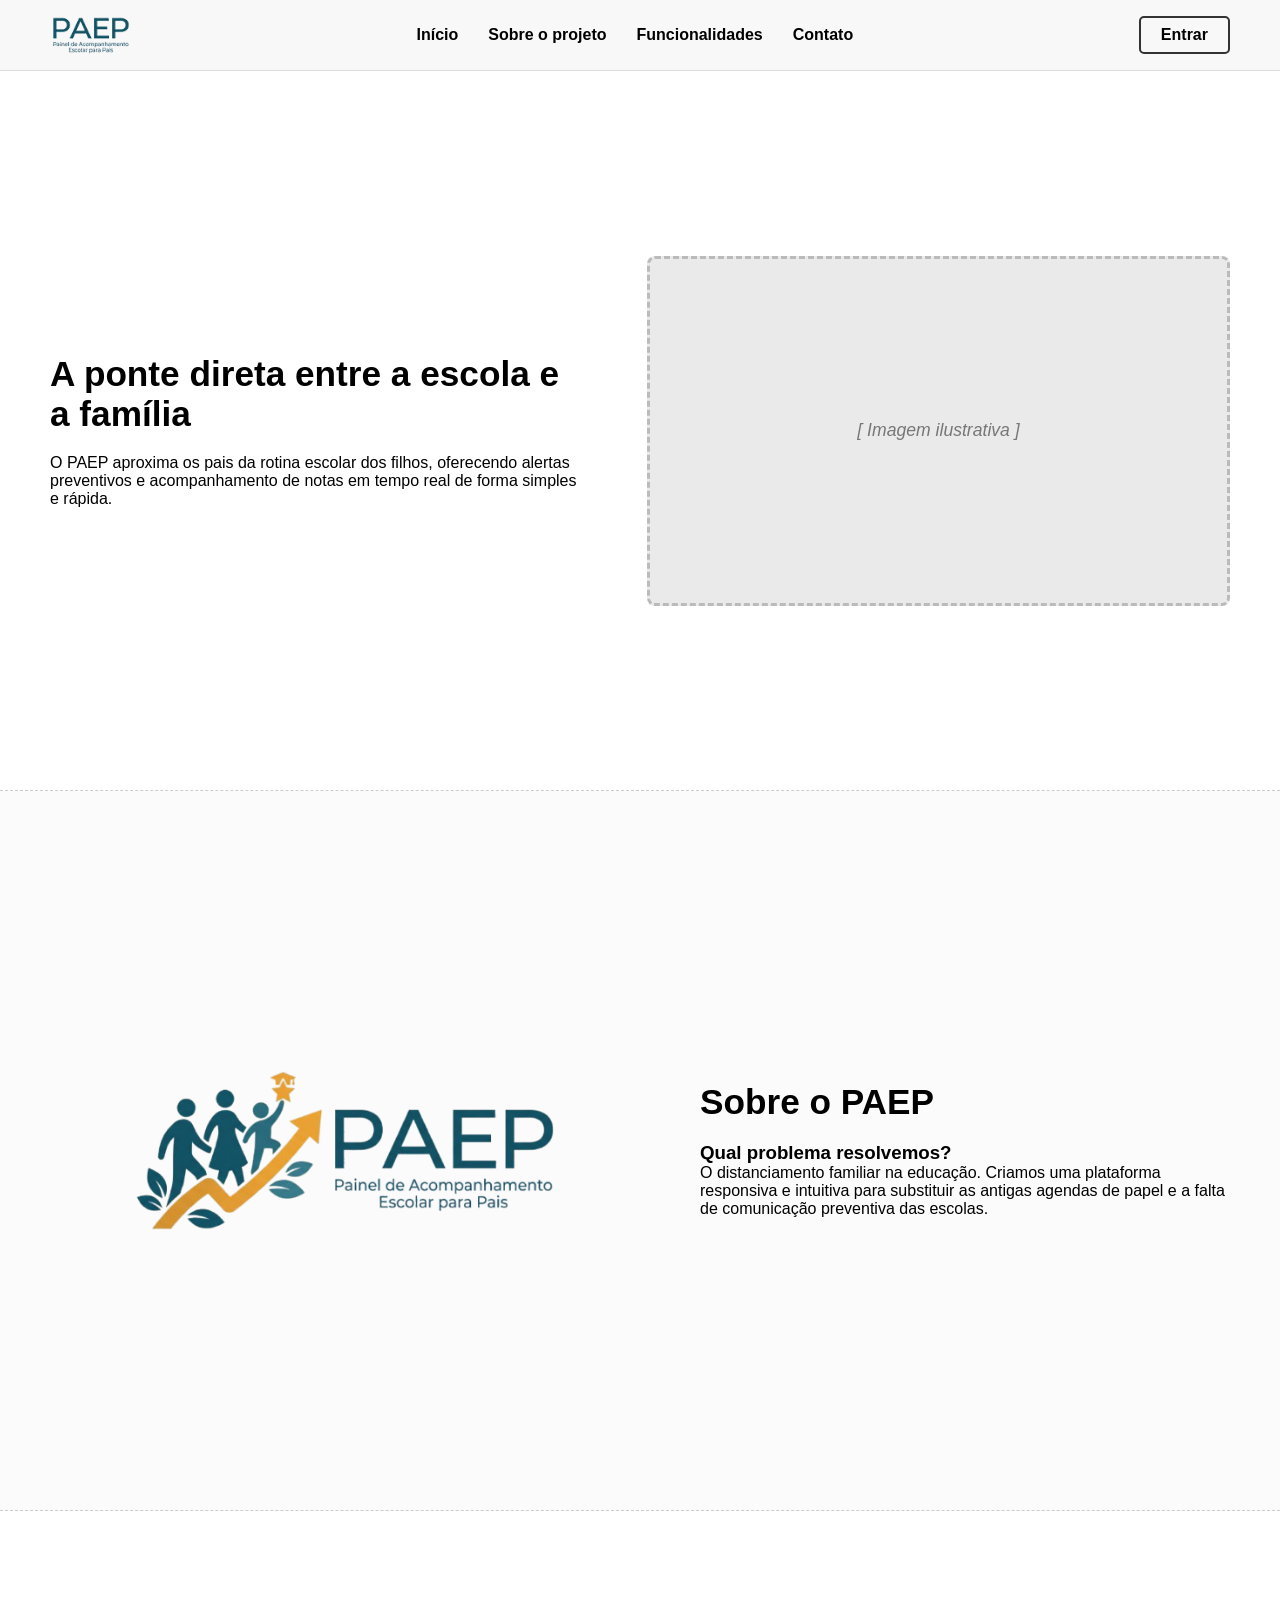
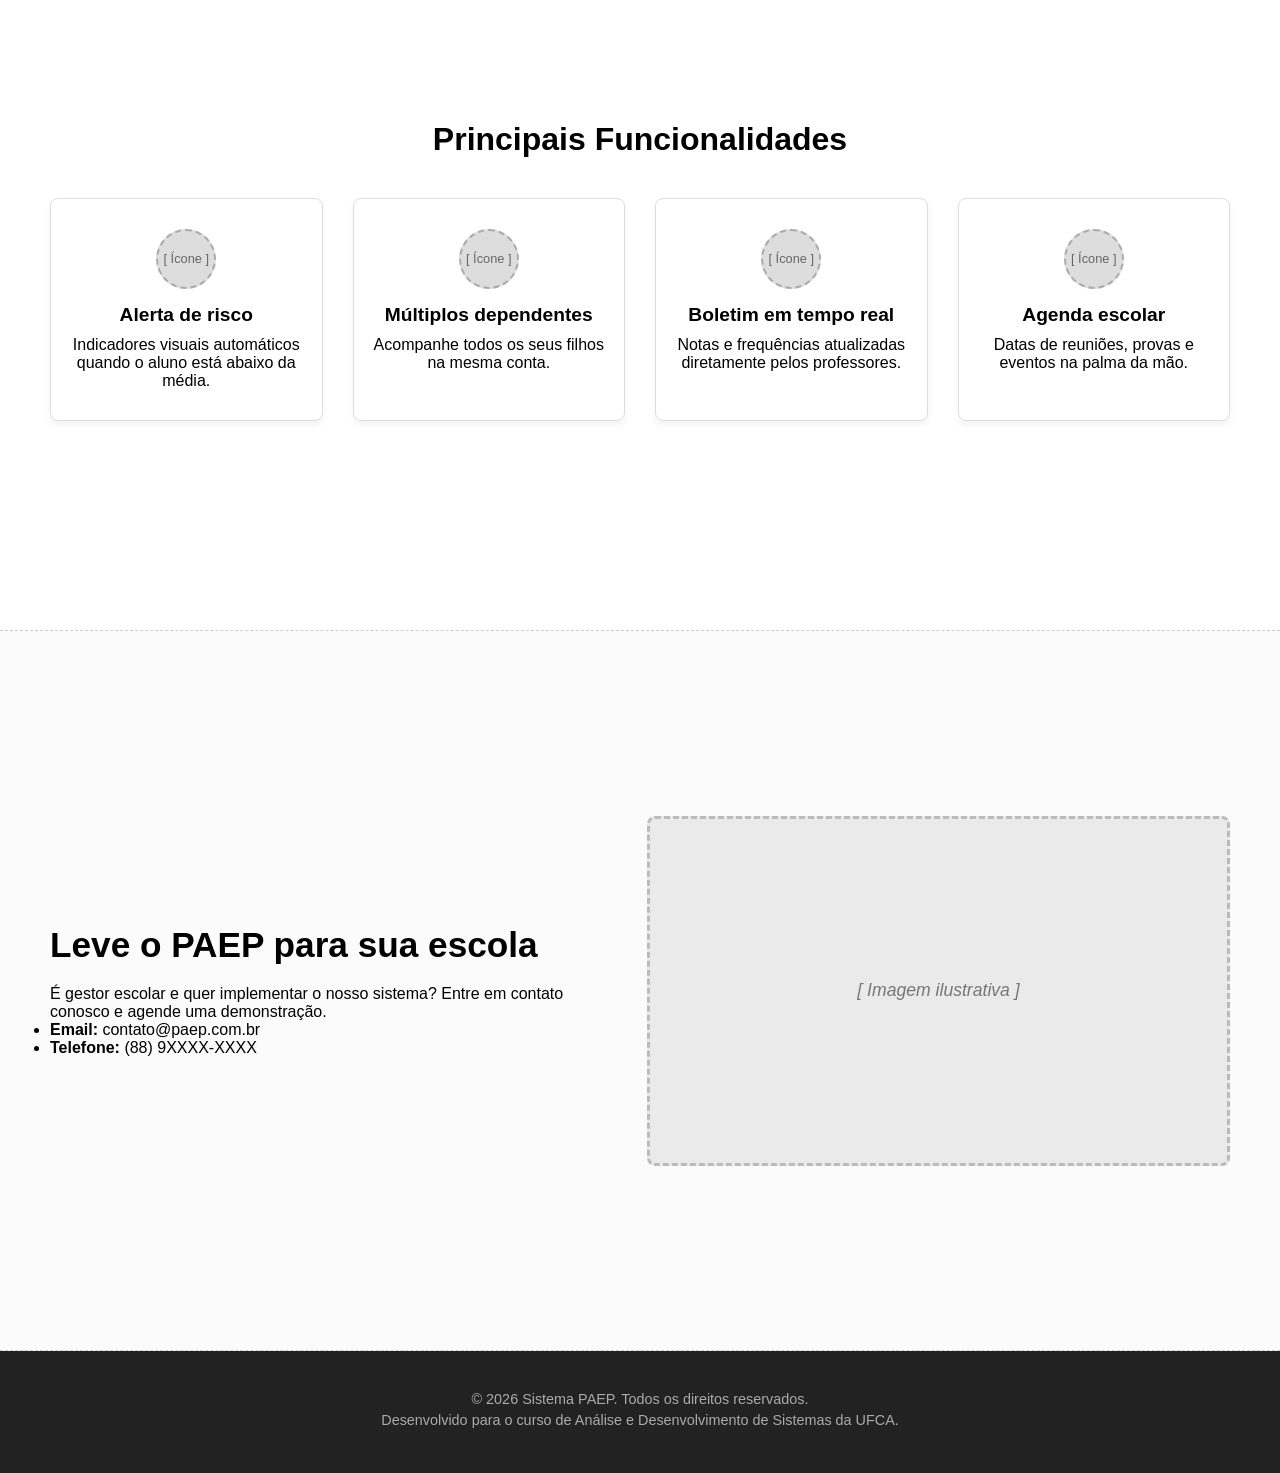
<file: app/view/templates/index.html>
<!DOCTYPE html>
<html lang="pt-br">
<head>
    <meta charset="UTF-8">
    <meta name="viewport" content="width=device-width, initial-scale=1.0">
    <title>PAEP - Painel de Acompanhamento Escolar para Pais</title>
    <link rel="stylesheet" href="../static/css/landing_page.css">
    <link rel="stylesheet" href="../static/css/components/menu.css">
    <link rel="stylesheet" href="../static/css/base.css">
</head>
<body>

    <!-- Cabeçalho Fixo -->
    <header class="cabecalho-index">
        <div class="logo-menu-container">
            <a href="#inicio">
                <img src="../static/imagens/Logo_Menu.png" alt="Logotipo do sistema PAEP" class="logo">
            </a>
        </div>
    
        <nav class="menu-navegacao">
            <ul>
                <li><a href="#inicio">Início</a></li>
                <li><a href="#sobre-projeto">Sobre o projeto</a></li>
                <li><a href="#funcionalidades">Funcionalidades</a></li>
                <li><a href="#contato-index">Contato</a></li>
            </ul>
        </nav>

        <a href="paginas/login.html" class="btn-login">Entrar</a>
    </header>

    <!-- Conteúdo principal -->
    <main class="main-index">
        
        <section id="inicio" class="section-index">
            <div class="layout-lado-a-lado">
                <div class="texto-index">
                    <h2>A ponte direta entre a escola e a família</h2>
                    <p>O PAEP aproxima os pais da rotina escolar dos filhos, oferecendo alertas preventivos e acompanhamento de notas em tempo real de forma simples e rápida.</p>
                </div>

                <div class="imagem-placeholder">
                    [ Imagem ilustrativa ] <!-- Talvez uma imagem de Pais usando o celular sorrindo-->
                </div>
            </div>
        </section>

        <section id="sobre-projeto" class="section-index">
            <div class="layout-lado-a-lado inverte-ordem">
                <div class="imagem-section">
                    <img src="../static/imagens/Logo_Login.png" alt="Logotipo do sistema PAEP">
                </div>
                <div class="texto-index">
                    <h2>Sobre o PAEP</h2>
                    <article>
                        <h3>Qual problema resolvemos?</h3>
                        <p>O distanciamento familiar na educação. Criamos uma plataforma responsiva e intuitiva para substituir as antigas agendas de papel e a falta de comunicação preventiva das escolas.</p>
                    </article>
                </div>
            </div>
        </section>

        <section id="funcionalidades" class="section-index">
            <h2 class="titulo-centralizado">Principais Funcionalidades</h2>
            <div class="grade-funcionalidades">
                <article class="card-funcionalidade">
                    <div class="icone-placeholder">[ Ícone ]</div>
                    <strong>Alerta de risco</strong>
                    <p>Indicadores visuais automáticos quando o aluno está abaixo da média.</p>
                </article>
                <article class="card-funcionalidade">
                    <div class="icone-placeholder">[ Ícone ]</div>
                    <strong>Múltiplos dependentes</strong>
                    <p>Acompanhe todos os seus filhos na mesma conta.</p>
                </article>
                <article class="card-funcionalidade">
                    <div class="icone-placeholder">[ Ícone ]</div>
                    <strong>Boletim em tempo real</strong>
                    <p>Notas e frequências atualizadas diretamente pelos professores.</p>
                </article>
                <article class="card-funcionalidade">
                    <div class="icone-placeholder">[ Ícone ]</div>
                    <strong>Agenda escolar</strong>
                    <p>Datas de reuniões, provas e eventos na palma da mão.</p>
                </article>
            </div>
        </section>

        <section id="contato-index" class="section-index">
            <div class="layout-lado-a-lado">
                <div class="texto-index">
                    <h2>Leve o PAEP para sua escola</h2>
                    <p>É gestor escolar e quer implementar o nosso sistema? Entre em contato conosco e agende uma demonstração.</p>
                    <ul>
                        <li><strong>Email:</strong> contato@paep.com.br</li>
                        <li><strong>Telefone:</strong> (88) 9XXXX-XXXX</li>
                    </ul>
                </div>
                <div class="imagem-placeholder">
                    [ Imagem ilustrativa ] <!-- Talvez uma imagem de um gestor escolar ou de alunos usando o sistema em um computador -->
                </div>
            </div>
        </section>

    </main>

    <!-- Rodapé -->
    <footer>
        <p>&copy; 2026 Sistema PAEP. Todos os direitos reservados.</p>
        <p>Desenvolvido para o curso de Análise e Desenvolvimento de Sistemas da UFCA.</p>
    </footer>

    <!-- Caminho para acessar o JS na pasta static -->
    <script src="../static/js/script.js"></script>
</body>
</html>
</file>
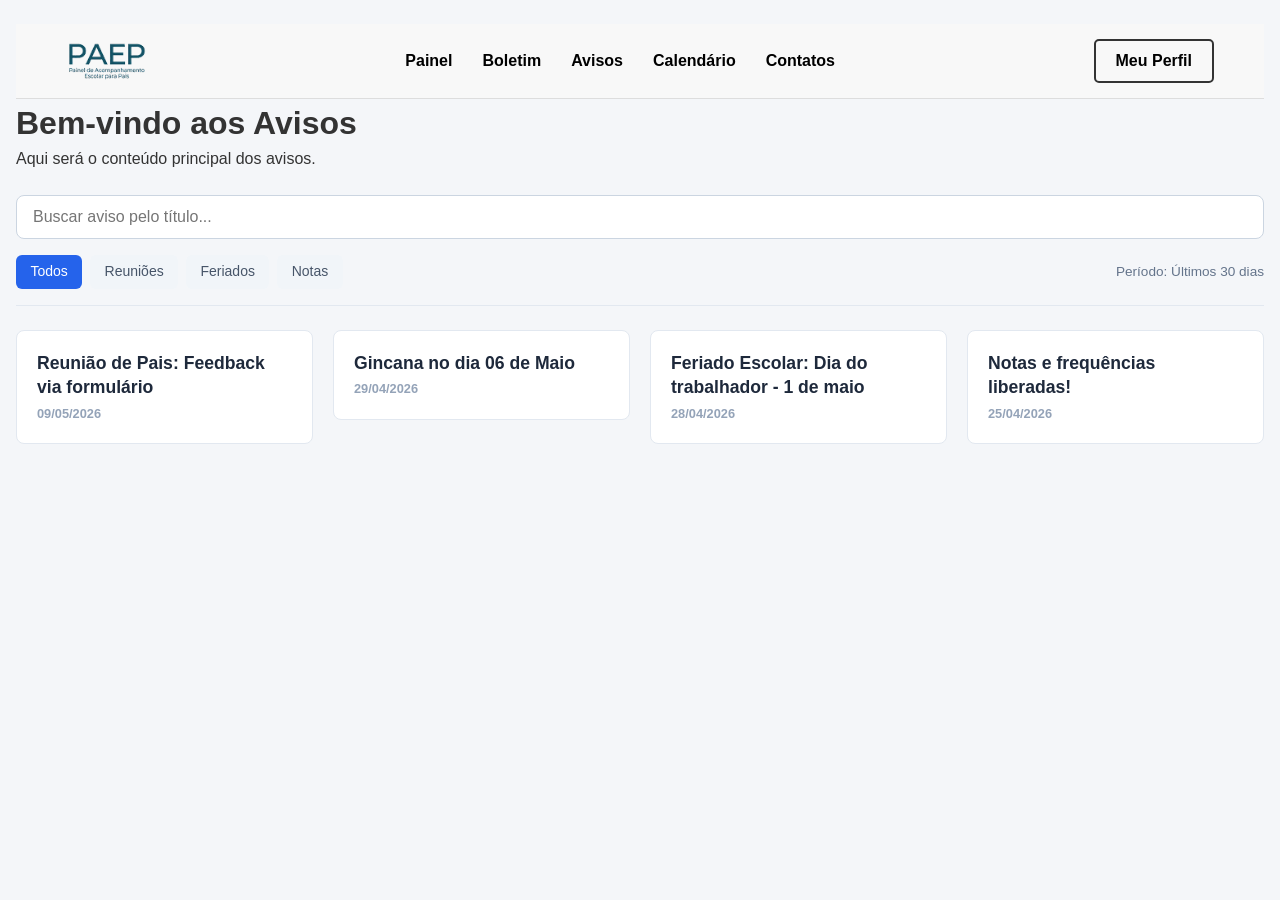
<file: app/view/templates/paginas/avisos.html>
<!DOCTYPE html>
<html lang="pt-br">
<head>
    <meta charset="UTF-8">
    <meta name="viewport" content="width=device-width, initial-scale=1.0">
    <title>Avisos - PAEP</title>
    <link rel="stylesheet" href="../../static/css/base.css">
    <link rel="stylesheet" href="../../static/css/components/menu.css">
    <link rel="stylesheet" href="../../static/css/components/apresentacao_secao.css">
    <link rel="stylesheet" href="../../static/css/paginas/avisos.css">
</head>
<body>

    <!-- Cabeçalho -->
    <header class="cabecalho-index">
        <div class="logo-menu-container">
            <a href="dashboard.html">
                <img src="../../static/imagens/Logo_Menu.png" alt="Logotipo do sistema PAEP" class="logo">
            </a>
        </div>
    
        <nav class="menu-navegacao">
            <ul>
                <li><a href="dashboard.html">Painel</a></li>
                <li><a href="boletim.html">Boletim</a></li>
                <li><a href="avisos.html">Avisos</a></li>
                <li><a href="calendario.html">Calendário</a></li>
                <li><a href="contato.html">Contatos</a></li>
            </ul>
        </nav>

        <a href="perfil.html" class="btn-login">Meu Perfil</a>
        
    </header>
    <main>
        <h1>Bem-vindo aos Avisos</h1>
        <p>Aqui será o conteúdo principal dos avisos.</p>
    </main>
    <div class="busca-container">
      <input type="search" placeholder="Buscar aviso pelo título..." class="campo-busca">
    </div>

    <nav class="filtros-nav">
      <div class="filtros-categorias">
        <span class="filtro-item ativo">Todos</span>
        <span class="filtro-item">Reuniões</span>
        <span class="filtro-item">Feriados</span>
        <span class="filtro-item">Notas</span>
      </div>
      <span class="filtro-periodo">Período: Últimos 30 dias</span>
    </nav>

    <!-- Grid de Avisos Expansíveis -->
    <div class="avisos-grid">

      <article class="aviso-card">
        <details>
          <summary>
            <h2>Reunião de Pais: Feedback via formulário</h2>
            <time datetime="2026-05-09">09/05/2026</time>
          </summary>
          <div class="aviso-conteudo">
            <p>Prezados pais e responsáveis do aluno José Ferreira, solicitamos o preenchimento do formulário enviado ontem.</p>
          </div>
        </details>
      </article>

      <article class="aviso-card">
        <details>
          <summary>
            <h2>Gincana no dia 06 de Maio</h2>
            <time datetime="2026-04-29">29/04/2026</time>
          </summary>
          <div class="aviso-conteudo">
            <p>Prezados pais e responsáveis do aluno José Ferreira, informamos que amanhã terá início nossa gincana escolar 2026.</p>
          </div>
        </details>
      </article>

      <article class="aviso-card">
        <details>
          <summary>
            <h2>Feriado Escolar: Dia do trabalhador - 1 de maio</h2>
            <time datetime="2026-04-28">28/04/2026</time>
          </summary>
          <div class="aviso-conteudo">
            <p>Prezados pais e responsáveis do aluno José Ferreira, informamos que dia 1 de maio não haverá atividades na escola, devido ao feriado nacional.</p>
          </div>
        </details>
      </article>

      <article class="aviso-card">
        <details>
          <summary>
            <h2>Notas e frequências liberadas!</h2>
            <time datetime="2026-04-25">25/04/2026</time>
          </summary>
          <div class="aviso-conteudo">
            <p>Prezados pais e responsáveis do aluno José Ferreira, informamos que as notas e frequências de seu filho já estão disponíveis para consulta no portal.</p>
          </div>
        </details>
      </article>

    </div>

  </section>
</body>
</html>
</file>
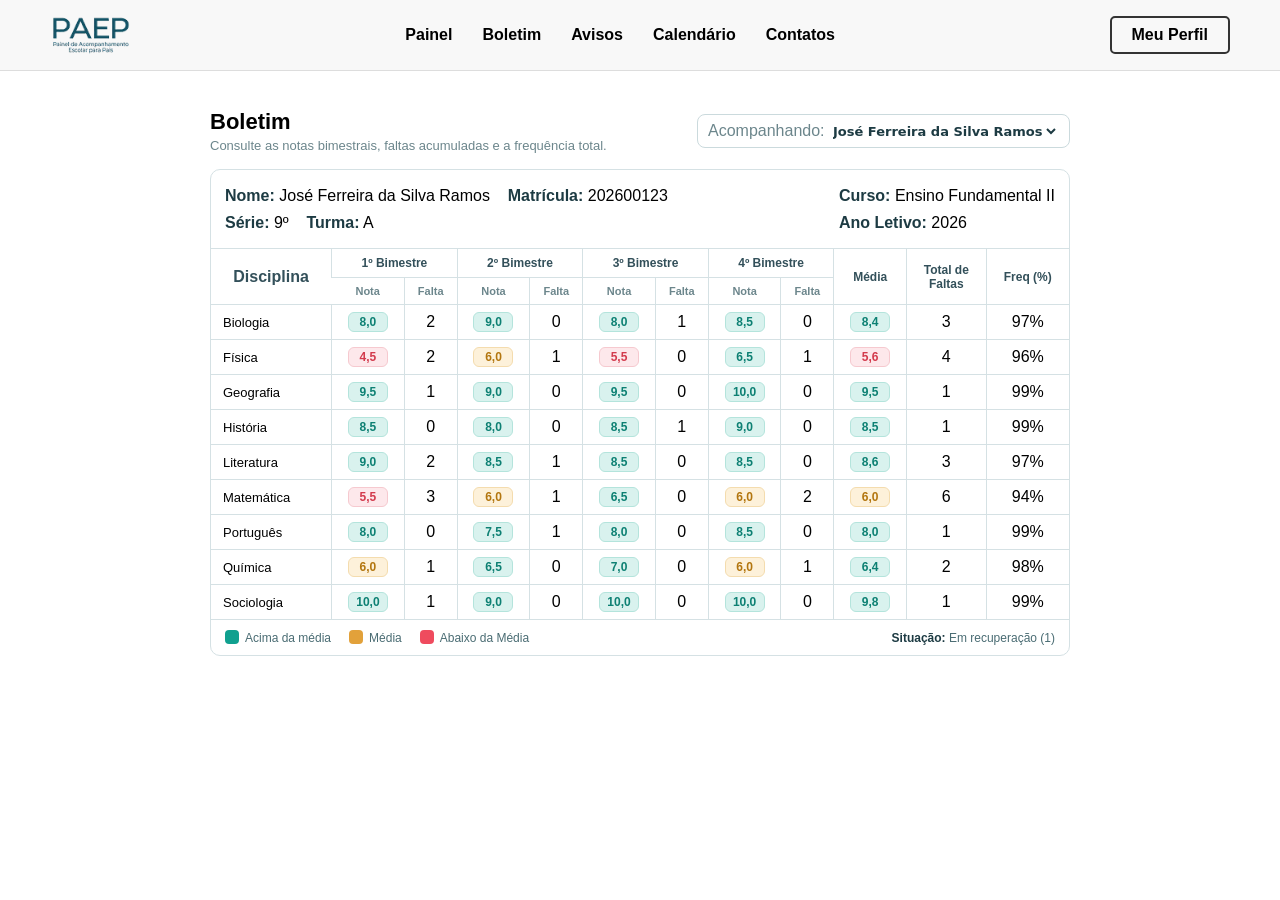
<file: app/view/templates/paginas/boletim.html>
<!DOCTYPE html>
<html lang="pt-br">
<head>
    <meta charset="UTF-8">
    <meta name="viewport" content="width=device-width, initial-scale=1.0">
    <title>Boletim - PAEP</title>
    <link rel="stylesheet" href="../../static/css/base.css">
    <link rel="stylesheet" href="../../static/css/components/menu.css">
    <link rel="stylesheet" href="../../static/css/components/apresentacao_secao.css">
    <link rel="stylesheet" href="../../static/css/paginas/boletim.css">
</head>
<body>

    <!-- Cabeçalho -->
    <header class="cabecalho-index">
        <div class="logo-menu-container">
            <a href="dashboard.html">
                <img src="../../static/imagens/Logo_Menu.png" alt="Logotipo do sistema PAEP" class="logo">
            </a>
        </div>
    
        <nav class="menu-navegacao">
            <ul>
                <li><a href="dashboard.html">Painel</a></li>
                <li><a href="boletim.html">Boletim</a></li>
                <li><a href="avisos.html">Avisos</a></li>
                <li><a href="calendario.html">Calendário</a></li>
                <li><a href="contato.html">Contatos</a></li>
            </ul>
        </nav>

        <a href="perfil.html" class="btn-login">Meu Perfil</a>
        
    </header>
    <main>
        <div class="boletim-card">
            <div class="boletim-card__topo">
                <div class="boletim-card__intro">
                    <h1 class="boletim-card__titulo">Boletim</h1>
                    <p class="boletim-card__descricao">Consulte as notas bimestrais, faltas acumuladas e a frequência total.</p>
                </div>

                <div class="seletor-aluno">
                    Acompanhando:
                    <select class="seletor-aluno__campo" id="js-seletor-aluno"></select>
                </div>
            </div>

            <div id="js-boletim-conteudo">
                <div class="mensagem">Carregando…</div>
            </div>
        </div>

        <script src="../../static/js/boletim.js"></script>
    </main>

</body>
</html>
</file>
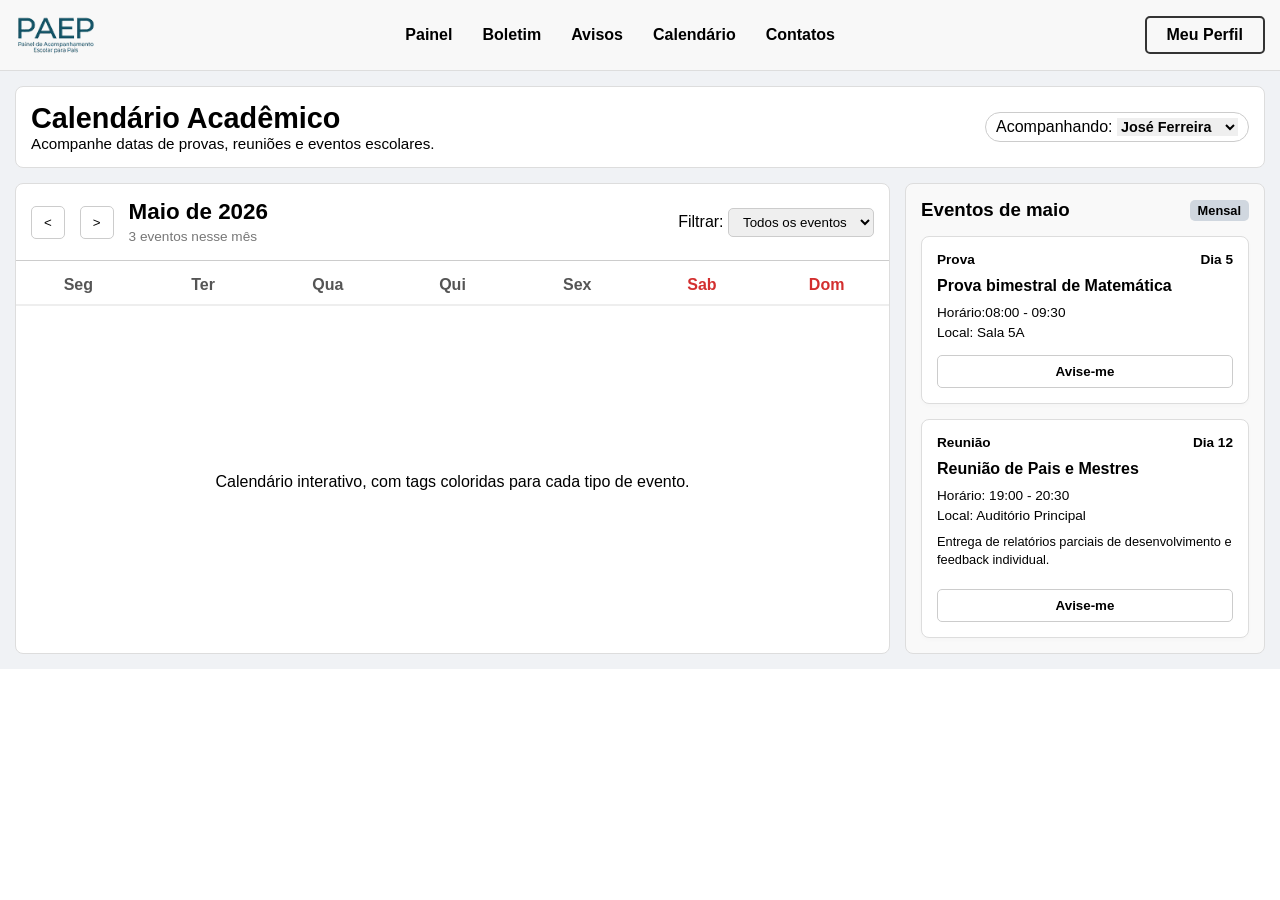
<file: app/view/templates/paginas/calendario.html>
<!DOCTYPE html>
<html lang="pt-br">
<head>
    <meta charset="UTF-8">
    <meta name="viewport" content="width=device-width, initial-scale=1.0">
    <title>Calendário - PAEP</title>
    <link rel="stylesheet" href="../../static/css/base.css">
    <link rel="stylesheet" href="../../static/css/components/menu.css">
    <link rel="stylesheet" href="../../static/css/components/apresentacao_secao.css">
    <link rel="stylesheet" href="../../static/css/paginas/calendario.css">
</head>
<body>

    <!-- Cabeçalho -->
    <header class="cabecalho-paep">
        <div class="logo-menu-container">
            <a href="dashboard.html">
                <img src="../../static/imagens/Logo_Menu.png" alt="Logotipo do sistema PAEP" class="logo">
            </a>
        </div>
    
        <nav class="menu-navegacao">
            <ul>
                <li><a href="dashboard.html">Painel</a></li>
                <li><a href="boletim.html">Boletim</a></li>
                <li><a href="avisos.html">Avisos</a></li>
                <li><a href="calendario.html">Calendário</a></li>
                <li><a href="contato.html">Contatos</a></li>
            </ul>
        </nav>

        <a href="perfil.html" class="btn-login">Meu Perfil</a>
        
    </header>

    <!-- Conteúdo principal do Calendário -->
    <main class="padding-tela">
        
        <!-- Apresentação da Tela -->
        <section class="apresentacao-tela">
            <div class="texto-apresentacao">
                <h1>Calendário Acadêmico</h1>
                <p>Acompanhe datas de provas, reuniões e eventos escolares.</p>
            </div>
            <div class="seletor-dependente">
                <label for="aluno">Acompanhando:</label>
                <select id="aluno" name="aluno">
                    <option value="jose">José Ferreira</option>
                    <option value="marina">Marina</option>
                </select>
            </div>
        </section>

        <div class="layout-colunas-calendario">
            
            <!-- Calendário (75%) -->
            <section class="bloco-calendario-grid">
                <header class="calendario-controles">
                    <div class="mes-navegacao">
                        <button class="btn-seta">&lt;</button>
                        <button class="btn-seta">&gt;</button>
                        <div class="titulo-mes">
                            <h2>Maio de 2026</h2>
                            <span>3 eventos nesse mês</span>
                        </div>
                    </div>
                    <div class="filtro-eventos">
                        <label for="filtro">Filtrar:</label>
                        <select id="filtro">
                            <option>Todos os eventos</option>
                            <option>Provas</option>
                            <option>Reuniões</option>
                        </select>
                    </div>
                </header>

                <!-- Grade de Dias -->
                <div class="grade-dias-semana">
                    <div>Seg</div>
                    <div>Ter</div>
                    <div>Qua</div>
                    <div>Qui</div>
                    <div>Sex</div>
                    <div class="dia-fim-semana">Sab</div>
                    <div class="dia-fim-semana">Dom</div>
                </div>

                <div class="grade-dias-mes">
                    Calendário interativo, com tags coloridas para cada tipo de evento.
                </div>
            </section>

            <!-- Bloco 3: Lista de Eventos (Direita - 25%) -->
            <aside class="bloco-eventos-lista">
                <header class="eventos-lista-header">
                    <h3>Eventos de maio</h3>
                    <span class="badge-mensal">Mensal</span>
                </header>

                <div class="container-cards-evento">
                    <!-- Card de Evento 1 -->
                    <article class="card-evento">
                        <div class="card-header">
                            <span class="tipo-evento">Prova</span>
                            <span class="dia-evento">Dia 5</span>
                        </div>
                        <h4>Prova bimestral de Matemática</h4>
                        <p class="info-evento">Horário:08:00 - 09:30</p>
                        <p class="info-evento">Local: Sala 5A</p>
                        <button class="btn-aviso">Avise-me</button>
                    </article>

                    <!-- Card de Evento 2 -->
                    <article class="card-evento">
                        <div class="card-header">
                            <span class="tipo-evento">Reunião</span>
                            <span class="dia-evento">Dia 12</span>
                        </div>
                        <h4>Reunião de Pais e Mestres</h4>
                        <p class="info-evento">Horário: 19:00 - 20:30</p>
                        <p class="info-evento">Local: Auditório Principal</p>
                        <p class="descricao-evento">Entrega de relatórios parciais de desenvolvimento e feedback individual.</p>
                        <button class="btn-aviso">Avise-me</button>
                    </article>
                </div>
            </aside>

        </div>
    </main>

</body>
</html>
</file>
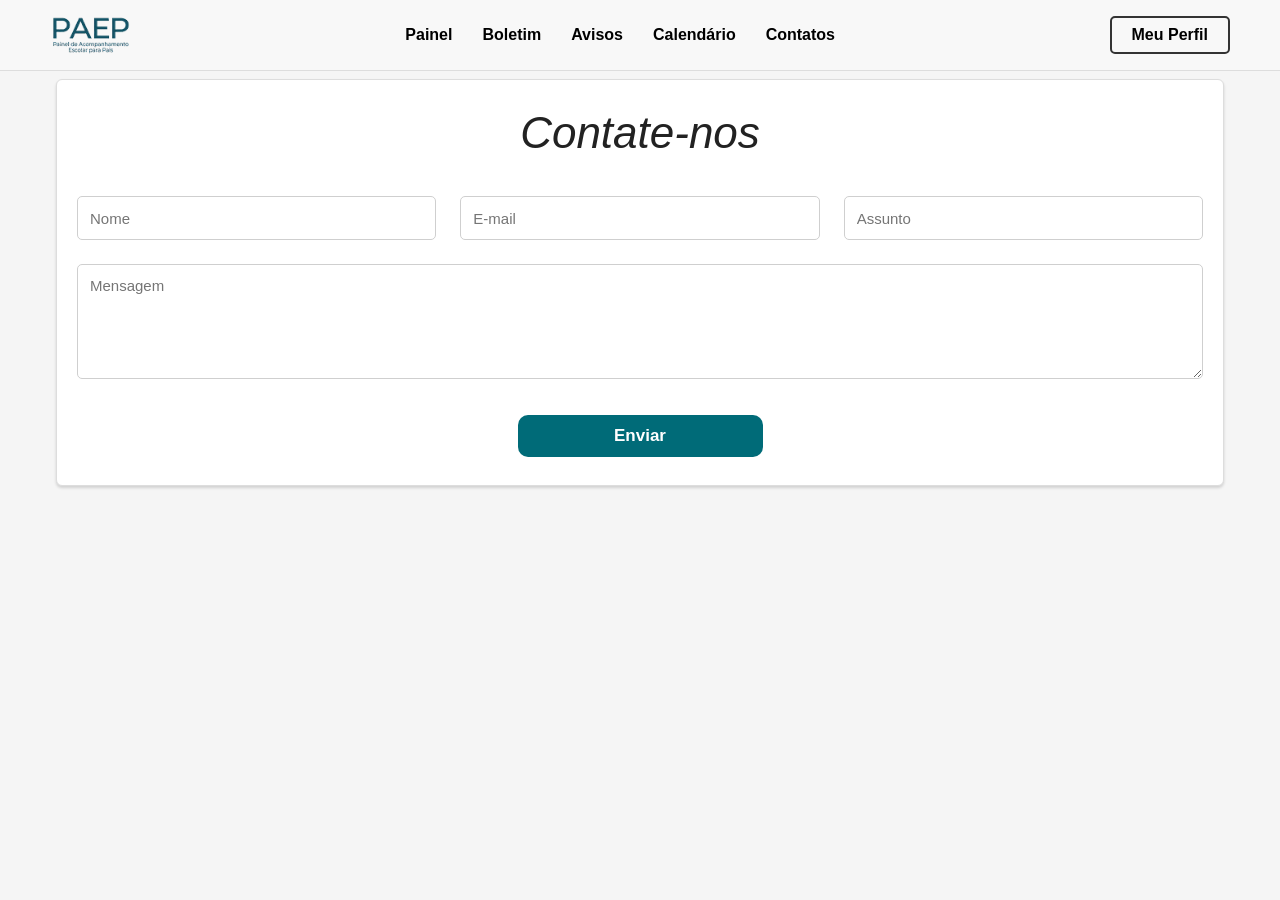
<file: app/view/templates/paginas/contato.html>
<!DOCTYPE html>
<html lang="pt-br">
<head>
    <meta charset="UTF-8">
    <meta name="viewport" content="width=device-width, initial-scale=1.0">
    <title>Contato - PAEP</title>
    <link rel="stylesheet" href="../../static/css/base.css">
    <link rel="stylesheet" href="../../static/css/components/menu.css">
    <link rel="stylesheet" href="../../static/css/components/apresentacao_secao.css">
    <link rel="stylesheet" href="../../static/css/paginas/contate-nos.css">
</head>
<body>

    <!-- Cabeçalho -->
    <header class="cabecalho-index">
        <div class="logo-menu-container">
            <a href="dashboard.html">
                <img src="../../static/imagens/Logo_Menu.png" alt="Logotipo do sistema PAEP" class="logo">
            </a>
        </div>
    
        <nav class="menu-navegacao">
            <ul>
                <li><a href="dashboard.html">Painel</a></li>
                <li><a href="boletim.html">Boletim</a></li>
                <li><a href="avisos.html">Avisos</a></li>
                <li><a href="calendario.html">Calendário</a></li>
                <li><a href="contato.html">Contatos</a></li>
            </ul>
        </nav>

        <a href="perfil.html" class="btn-login">Meu Perfil</a>
        
    </header>
    <main class="conteudo">
        <section class="contato" aria-labelledby="titulo-contato">
            <h1 id="titulo-contato">Contate-nos</h1>

            <form class="formulario" action="#" method="POST">
                <div class="campos">
                    <input type="text" name="nome" placeholder="Nome" aria-label="Nome" required>
                    <input type="email" name="email" placeholder="E-mail" aria-label="E-mail" required>
                    <input type="text" name="assunto" placeholder="Assunto" aria-label="Assunto" required>
                </div>

                <textarea name="mensagem" placeholder="Mensagem" aria-label="Mensagem" required></textarea>

                <button type="submit">Enviar</button>
            </form>
        </section>
    </main>

</body>
</html>
</file>
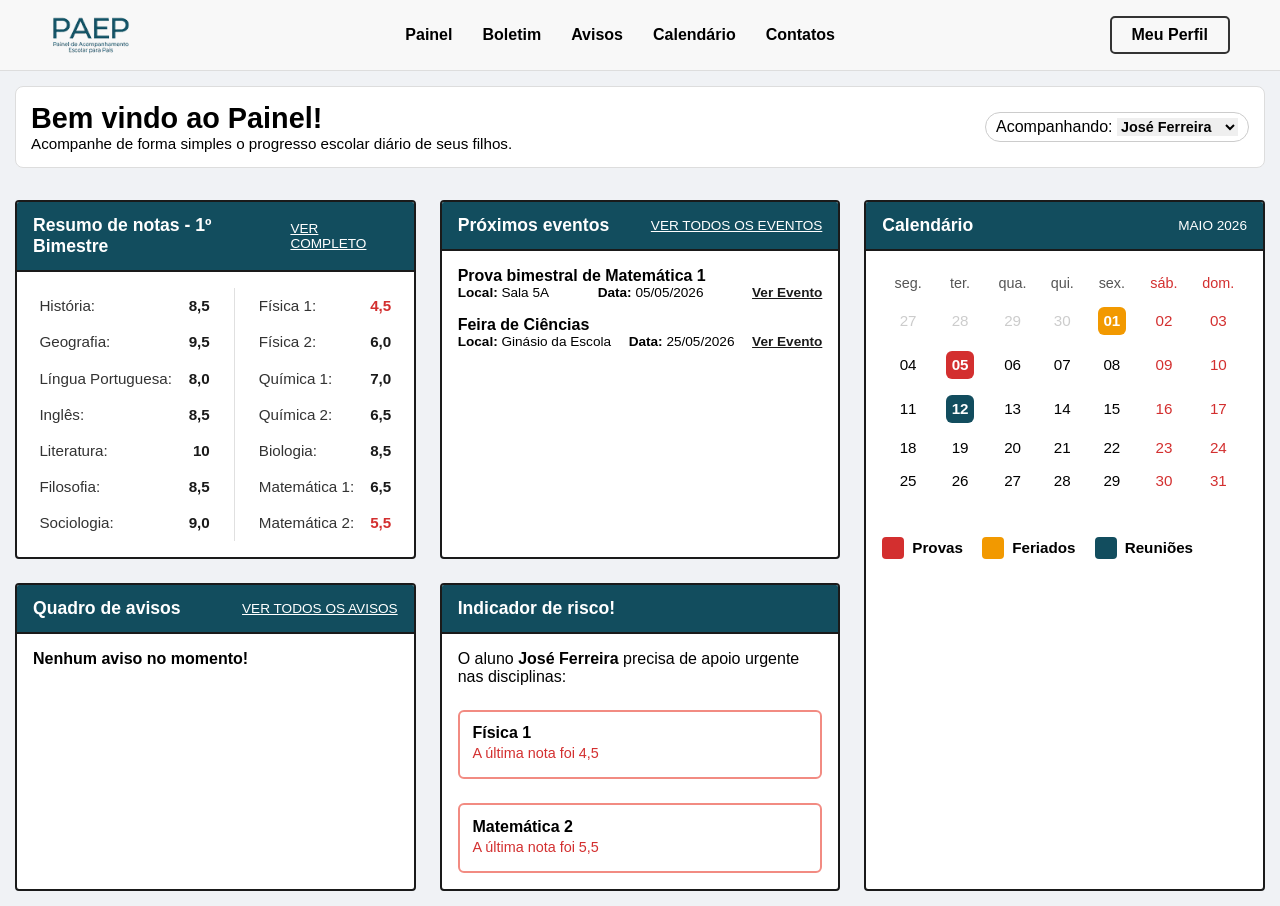
<file: app/view/templates/paginas/dashboard.html>
<!DOCTYPE html>
<html lang="pt-br">
<head>
    <meta charset="UTF-8">
    <meta name="viewport" content="width=device-width, initial-scale=1.0">
    <title>Painel - PAEP</title>
    <link rel="stylesheet" href="../../static/css/base.css">
    <link rel="stylesheet" href="../../static/css/components/menu.css">
    <link rel="stylesheet" href="../../static/css/components/apresentacao_secao.css">
    <link rel="stylesheet" href="../../static/css/paginas/dashboard.css">
</head>
<body>

    <!-- Cabeçalho -->
    <header class="cabecalho-index">
        <div class="logo-menu-container">
            <a href="dashboard.html">
                <img src="../../static/imagens/Logo_Menu.png" alt="Logotipo do sistema PAEP" class="logo">
            </a>
        </div>
    
        <nav class="menu-navegacao">
            <ul>
                <li><a href="dashboard.html">Painel</a></li>
                <li><a href="boletim.html">Boletim</a></li>
                <li><a href="avisos.html">Avisos</a></li>
                <li><a href="calendario.html">Calendário</a></li>
                <li><a href="contato.html">Contatos</a></li>
            </ul>
        </nav>

        <a href="perfil.html" class="btn-login">Meu Perfil</a>
        
    </header>
    <main class="padding-tela">
        <!-- Apresentação da Tela -->
        <section class="apresentacao-tela">
            <div class="texto-apresentacao">
                <h1>Bem vindo ao Painel!</h1>
                <p>Acompanhe de forma simples o progresso escolar diário de seus filhos.</p>
            </div>
            <div class="seletor-dependente">
                <label for="aluno">Acompanhando:</label>
                <select id="aluno" name="aluno">
                    <option value="jose">José Ferreira</option>
                    <option value="marina">Marina</option>
                </select>
            </div>
        </section>
        <div class="grid-painel">
            <section class="dashboard-card">
                <header class="card-header">
                    <h3>Resumo de notas - 1º Bimestre</h3>
                    <a href="boletim.html">Ver completo</a>
                </header>
                <div class="card-body">
                    <table class="tabela-notas">
                        <tbody>
                            <tr>
                                <td class="disciplina">História:</td>
                                <td class="nota">8,5</td>
                                
                                <td class="disciplina">Física 1:</td>
                                <td class="nota-vermelha">4,5</td>
                            </tr>
                            <tr>
                                <td class="disciplina">Geografia:</td>
                                <td class="nota">9,5</td>
                                
                                <td class="disciplina">Física 2:</td>
                                <td class="nota">6,0</td>
                            </tr>
                            <tr>
                                <td class="disciplina">Língua Portuguesa:</td>
                                <td class="nota">8,0</td>
                                
                                <td class="disciplina">Química 1:</td>
                                <td class="nota">7,0</td>
                            </tr>
                            <tr>
                                <td class="disciplina"> Inglês:</td>
                                <td class="nota">8,5</td>
                                
                                <td class="disciplina">Química 2:</td>
                                <td class="nota">6,5</td>
                            </tr>
                            <tr>
                                <td class="disciplina">Literatura:</td>
                                <td class="nota">10</td>
                                
                                <td class="disciplina">Biologia:</td>
                                <td class="nota">8,5</td>
                            </tr>
                            <tr>
                                <td class="disciplina">Filosofia:</td>
                                <td class="nota">8,5</td>
                                
                                <td class="disciplina">Matemática 1:</td>
                                <td class="nota">6,5</td>
                            </tr>
                                <tr>
                                <td class="disciplina">Sociologia:</td>
                                <td class="nota">9,0</td>
                                
                                <td class="disciplina">Matemática 2:</td>
                                <td class="nota-vermelha">5,5</td>
                            </tr>
                        </tbody>
                    </table>
                </div>
            </section>

            <section class="dashboard-card">
                <header class="card-header">
                    <h3>Próximos eventos</h3>
                    <a href="calendario.html">Ver todos os eventos</a>
                </header>
                <div class="card-body">
                    <div class="item-interno">
                        <p><strong>Prova bimestral de Matemática 1</strong></p>
                        <div class="evento-detalhes">
                            <p><b>Local:</b> Sala 5A</p> <p><b>Data:</b> 05/05/2026</p> <a href="#">Ver Evento</a>
                        </div>
                    </div>
                    <div class="item-interno">
                        <p><strong>Feira de Ciências</strong></p>
                        <div class="evento-detalhes">
                            <p><b>Local:</b> Ginásio da Escola</p> <p><b>Data:</b> 25/05/2026</p> <a href="#">Ver Evento</a>
                        </div>
                    </div>
                </div>
            </section>

            <section class="dashboard-card calendario">
                <header class="card-header">
                    <h3>Calendário</h3>
                    <span>Maio 2026</span>
                </header>
                <div class="card-body">
                    <table class="tabela-calendario">
                        <thead>
                            <tr>
                                <th>seg.</th>
                                <th>ter.</th>
                                <th>qua.</th>
                                <th>qui.</th>
                                <th>sex.</th>
                                <th class="texto-vermelho">sáb.</th>
                                <th class="texto-vermelho">dom.</th>
                            </tr>
                        </thead>
                        
                        <!-- Dias do mês -->
                        <tbody>
                            <!-- Primeira Semana -->
                            <tr>
                                <td class="mes-diferente">27</td>
                                <td class="mes-diferente">28</td>
                                <td class="mes-diferente">29</td>
                                <td class="mes-diferente">30</td>
                                <td><span class="bg-feriado">01</span></td>
                                <td class="texto-vermelho">02</td>
                                <td class="texto-vermelho">03</td>
                            </tr>
                            <!-- Segunda Semana -->
                            <tr>
                                <td>04</td>
                                <td><span class="bg-prova">05</span></td>
                                <td>06</td>
                                <td>07</td>
                                <td>08</td>
                                <td class="texto-vermelho">09</td>
                                <td class="texto-vermelho">10</td>
                            </tr>
                            <!-- Terceira Semana -->
                            <tr>
                                <td>11</td>
                                <td><span class="bg-reuniao">12</span></td>
                                <td>13</td>
                                <td>14</td>
                                <td>15</td>
                                <td class="texto-vermelho">16</td>
                                <td class="texto-vermelho">17</td>
                            </tr>
                            <!-- Quarta Semana -->
                             <tr>
                                <td>18</td>
                                <td>19</td>
                                <td>20</td>
                                <td>21</td>
                                <td>22</td>
                                <td class="texto-vermelho">23</td>
                                <td class="texto-vermelho">24</td>
                            </tr>
                            <!-- Quinta Semana -->
                             <tr>
                                <td>25</td>
                                <td>26</td>
                                <td>27</td>
                                <td>28</td>
                                <td>29</td>
                                <td class="texto-vermelho">30</td>
                                <td class="texto-vermelho">31</td>
                            </tr>
                        </tbody>
                    </table>

                    <div class="calendario-legenda">
                        <ul class="lista-legenda">
                            <li><span class="quadradinho bg-prova"></span> Provas</li>
                            <li><span class="quadradinho bg-feriado"></span> Feriados</li>
                            <li><span class="quadradinho bg-reuniao"></span> Reuniões</li>
                        </ul>
                    </div>
                </div>
            </section>

            <section class="dashboard-card">
                <header class="card-header">
                    <h3>Quadro de avisos</h3>
                    <a href="avisos.html">Ver todos os avisos</a>
                </header>
                <div class="card-body">
                    <p><b>Nenhum aviso no momento!</b></p>
                </div>
            </section>

            <section class="dashboard-card">
                <header class="card-header">
                    <h3>Indicador de risco!</h3>
                </header>
                <div class="card-body">
                    <p>O aluno <strong>José Ferreira</strong> precisa de apoio urgente nas disciplinas:</p>
                    <div class="item-interno-alerta">
                        <p><strong>Física 1</strong></p>
                        <p class="alerta-texto">A última nota foi 4,5</p>
                    </div>

                    <div class="item-interno-alerta">
                        <p><strong>Matemática 2</strong></p>
                        <p class="alerta-texto">A última nota foi 5,5</p>
                    </div>
                </div>
            </section>

        </div>
    </main>

</body>
</html>
</file>
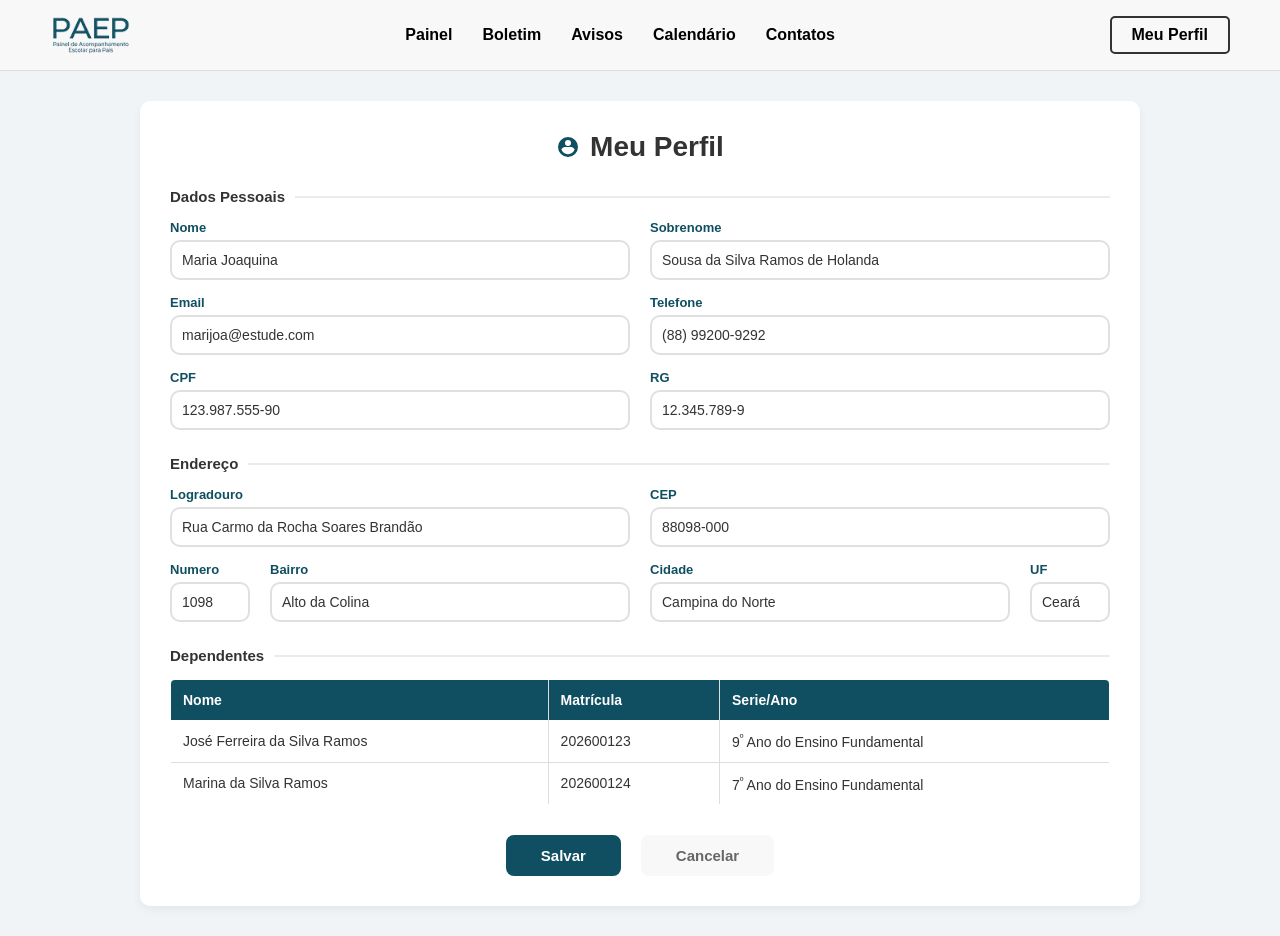
<file: app/view/templates/paginas/perfil.html>
<!DOCTYPE html>
<html lang="pt-br">
<head>
   
    <meta charset="UTF-8">
    <meta name="viewport" content="width=device-width, initial-scale=1.0">
    <title>Perfil - PAEP</title>
    
   
    <link rel="stylesheet" href="../../static/css/base.css">
    <link rel="stylesheet" href="../../static/css/components/menu.css">
    <link rel="stylesheet" href="../../static/css/paginas/perfil.css">
    <link rel="stylesheet" href="../../static/css/components/modais.css">
</head>
<body>

    <!-- Cabeçalho-->
    <header class="cabecalho-index">
        <!-- Logo do PAEP com link para o Painel Inicial -->
        <div class="logo-menu-container">
            <a href="dashboard.html">
                <img src="../../static/imagens/Logo_Menu.png" alt="Logotipo do sistema PAEP" class="logo">
            </a>
        </div>
        
                <nav class="menu-navegacao">
            <ul>
                <li><a href="dashboard.html">Painel</a></li>
                <li><a href="boletim.html">Boletim</a></li>
                <li><a href="avisos.html">Avisos</a></li>
                <li><a href="calendario.html">Calendário</a></li>
                <li><a href="contato.html">Contatos</a></li>
            </ul>
        </nav>

       
        <a href="perfil.html" class="btn-login">Meu Perfil</a>
    </header>

    <!-- Tela de perfil -->
    <main class="area-perfil">
        
        <div class="profile-container">
            
          
            <div class="page-title-container">
                <svg class="icon title-icon" viewBox="0 0 24 24"><path d="M12,19.2C15.19,19.2 17.89,17.22 18.61,14.28C17.87,13.2 16.65,12.4 15.13,12.1C14.73,12.03 14.31,12 13.9,12H10.1C9.69,12 9.27,12.03 8.87,12.1C7.35,12.4 6.13,13.2 5.39,14.28C6.11,17.22 8.81,19.2 12,19.2M12,5A3,3 0 0,0 9,8A3,3 0 0,0 12,11A3,3 0 0,0 15,8A3,3 0 0,0 12,5M12,2A10,10 0 0,1 22,12A10,10 0 0,1 12,22A10,10 0 0,1 2,12A10,10 0 0,1 12,2Z" /></svg>
                <h1>Meu Perfil</h1>
            </div>
    
            <!-- Início do Formulário -->
            <form id="form-perfil">
                
                <!-- SEÇÃO 1: Dados Pessoais -->
                <div class="section-divider">
                    <span>Dados Pessoais</span>
                </div>
                
                <div class="form-row">
                    <div class="form-group">
                        <label for="nome">Nome</label>
                        <input type="text" id="nome" name="nome" value="Maria Joaquina" required> 
                    </div>
                    <div class="form-group">
                        <label for="sobrenome">Sobrenome</label>
                        <input type="text" id="sobrenome" name="sobrenome" value="Sousa da Silva Ramos de Holanda" required>
                    </div>
                </div>
                
                <div class="form-row">
                    <div class="form-group">
                        <label for="email">Email</label>
                        <input type="email" id="email" name="email" value="marijoa@estude.com" required>
                    </div>
                    <div class="form-group">
                        <label for="telefone">Telefone</label>
                        <input type="text" id="telefone" name="telefone" value="(88) 99200-9292" required>
                    </div>
                </div>
                
                <div class="form-row">
                    <div class="form-group">
                        <label for="cpf">CPF</label>
                        <input type="text" id="cpf" name="cpf" value="123.987.555-90">
                    </div>
                    <div class="form-group">
                        <label for="rg">RG</label>
                        <input type="text" id="rg" name="rg" value="12.345.789-9">
                    </div>
                </div>
    
                <!-- SEÇÃO 2: Endereço -->
                <div class="section-divider">
                    <span>Endereço</span>
                </div>
               
                <div class="form-row">
                    <div class="form-group">
                        <label for="logradouro">Logradouro</label>
                        <input type="text" id="logradouro" name="logradouro" value="Rua Carmo da Rocha Soares Brandão">
                    </div>
                    <div class="form-group">
                        <label for="cep">CEP</label>
                        <input type="text" id="cep" name="cep" value="88098-000">
                    </div>
                </div>
               
                <div class="form-row">
                    <div class="form-group small">
                        <label for="numero">Numero</label>
                        <input type="text" id="numero" name="numero" value="1098">
                    </div>
                    <div class="form-group">
                        <label for="bairro">Bairro</label>
                        <input type="text" id="bairro" name="bairro" value="Alto da Colina">
                    </div>
                    <div class="form-group">
                        <label for="cidade">Cidade</label>
                        <input type="text" id="cidade" name="cidade" value="Campina do Norte">
                    </div>
                    <div class="form-group small">
                        <label for="uf">UF</label>
                        <input type="text" id="uf" name="uf" value="Ceará">
                    </div>
                </div>
    
                <!-- SEÇÃO 3: Tabela de Alunos Dependentes -->
                <div class="section-divider">
                    <span>Dependentes</span>
                </div>
                <table>
                    
                    <thead>
                        <tr>
                            <th>Nome</th>
                            <th>Matrícula</th>
                            <th>Serie/Ano</th>
                        </tr>
                    </thead>
                    
                    <tbody>
                        <tr>
                            <td>José Ferreira da Silva Ramos</td>
                            <td>202600123</td>
                            <td>9<sup>º</sup> Ano do Ensino Fundamental</td>
                        </tr>
                        <tr>
                            <td>Marina da Silva Ramos</td>
                            <td>202600124</td>
                            <td>7<sup>º</sup> Ano do Ensino Fundamental</td>
                        </tr>
                    </tbody>
                </table>
    
                <!-- Botões -->
                <div class="button-container">
                    <button type="submit" class="btn-save">Salvar</button>
                    <button type="button" class="btn-cancel">Cancelar</button>
                </div>

            </form>
        </div>
    </main>

    <div id="modal-atencao" class="modal">
        <div class="modal-conteudo-atencao"> 
            <img src="../../static/imagens/atencao.png" alt="Ícone de atenção" class="modal-atencao-icone">
            <h3 class="title-atencao"></h3>
            <p class="text-atencao"></p>
            <div class="modal-footer">
                <button id="modal-atencao-confirmar" class="btn-confirmar">Confirmar</button>
                <button id="modal-atencao-cancelar" class="btn-cancelar">Cancelar</button>
            </div>
        </div>
    </div>

    <div id="modal-atencaoSimples" class="modal">
        <div class="modal-conteudo-atencao"> 
            <img src="../../static/imagens/atencao.png" alt="Ícone de atenção" class="modal-atencao-icone">
            <h3 class="title-atencao"></h3>
            <p class="text-atencao"></p>
        </div>
    </div>

    <div id="modal-sucesso" class="modal">
        <div class="modal-conteudo-save">
            <img src="../../static/imagens/salvo.png" alt="Ícone de confirmação" class="modal-save-icone">
            <h3 class="title-success"></h3>
            <p class="text-success"></p>
        </div>
    </div>

    <div id="modal-error" class="modal">
        <div class="modal-conteudo-error">
            <img src="../../static/imagens/erro.png" alt="Ícone de erro" class="modal-error-icone">
            <h3 class="title-error"></h3>
            <p class="text-error"></p>
        </div>
    </div>

    <script src="../../static/js/components.js"></script>
    <script src="../../static/js/perfil.js"></script>

</body>
</html>
</file>
<file: app/view/static/css/landing_page.css>
/* SEÇÕES PRINCIPAIS*/
.section-index {
    min-height: 80vh; 
    padding: 80px 50px;
    display: flex;
    flex-direction: column;
    justify-content: center;
    border-bottom: 1px dashed #ccc;
}

.section-index:nth-child(even) {
    background-color: #fbfbfb;
}

.titulo-centralizado {
    text-align: center;
    margin-bottom: 40px;
    font-size: 2rem;
}

/* LAYOUT (FLEXBOX) */
.layout-lado-a-lado {
    display: flex;
    align-items: center;
    gap: 60px;
    width: 100%;
    max-width: 1200px;
    margin: 0 auto;
}

.texto-index {
    flex: 1; 
}

.texto-index h2 {
    font-size: 2.2rem;
    margin-bottom: 20px;
}

/* PLACEHOLDERS (ESPAÇOS PARA IMAGENS) */
.imagem-section {
    width: 50%;
}

.imagem-section img {
    width: 100%;
}

.imagem-placeholder {
    flex: 1; 
    background-color: #eaeaea;
    border: 3px dashed #bbb;
    border-radius: 8px;
    height: 350px;
    display: flex;
    align-items: center;
    justify-content: center;
    color: #777;
    font-style: italic;
    font-size: 1.1rem;
    text-align: center;
    padding: 20px;
}

.icone-placeholder {
    width: 60px;
    height: 60px;
    background-color: #ddd;
    border: 2px dashed #aaa;
    border-radius: 50%; 
    display: flex;
    align-items: center;
    justify-content: center;
    margin-bottom: 15px;
    font-size: 0.8rem;
    color: #666;
}

/* GRADE DE FUNCIONALIDADES */
.grade-funcionalidades {
    display: flex;
    justify-content: space-between;
    gap: 30px;
    max-width: 1200px;
    margin: 0 auto;
    width: 100%;
}

.card-funcionalidade {
    flex: 1;
    display: flex;
    flex-direction: column;
    align-items: center;
    border: 1px solid #ddd;
    border-radius: 8px;
    padding: 30px 20px;
    text-align: center;
    box-shadow: 0 4px 6px rgba(0,0,0,0.05);
}

.card-funcionalidade strong {
    display: block;
    font-size: 1.2rem;
    margin-bottom: 10px;
}

@media (max-width: 768px) {
    .section-index {
        padding: 40px 20px;
        min-height: auto; 
    }

    .texto-index h2 {
        font-size: 1.6rem;
    }

    .titulo-centralizado {
        margin-bottom: 20px;
        font-size: 1.6rem;
    }

    .layout-lado-a-lado {
        flex-direction: column;
        gap: 30px;
    }

    .imagem-section, .imagem-placeholder {
        width: 100%;
    }

    .grade-funcionalidades {
        flex-direction: column;
        gap: 20px;
    }
}
</file>
<file: app/view/static/css/components/menu.css>
/* CABEÇALHO E MENU */
.cabecalho-index, .cabecalho-paep {
    display: flex;
    align-items: center;
    justify-content: space-between;            
    background-color: #f8f8f8;
    border-bottom: 1px solid #ddd;
    position: sticky; 
    top: 0;
    width: 100%;
    z-index: 1000;
}

.cabecalho-index {
    padding: 15px 50px;
}

.cabecalho-paep {
    padding: 15px;
}

.logo-menu-container a {
    display: flex;
}

.logo {
    height: 40px; 
    width: auto;
}

.menu-navegacao ul {
    list-style: none;
    display: flex;
    gap: 30px;
    align-items: center;
}

.cabecalho-index a, .cabecalho-paep a {
    text-decoration: none;
    color: #000000;
    font-weight: bold;
    transition: color 0.3s;
}

.menu-navegacao a:hover {
    color: #666;
    text-decoration: underline;
}

.btn-login {
    border: 2px solid #333;
    padding: 8px 20px;
    border-radius: 5px;
}

.btn-login:hover {
    background-color: #333;
    color: #fff !important;
    text-decoration: none !important;
}

@media (max-width: 768px) {
    /* Muda a disposição do cabeçalho de horizontal para vertical */
    .cabecalho-index, .cabecalho-paep {
        flex-direction: column;
        padding: 15px 20px;
        gap: 20px;
        position: relative; /* Opcional: tira o fixed no celular para não cobrir meia tela */
    }

    /* Empilha os links do menu e centraliza */
    .menu-navegacao ul {
        flex-direction: column;
        gap: 15px;
        width: 100%;
        text-align: center;
    }

    /* Faz o botão Entrar ocupar a largura da tela para facilitar o clique no celular */
    .btn-login {
        width: 100%;
        text-align: center;
    }
}
</file>
<file: app/view/static/css/base.css>
/* RESET BÁSICO */
* {
    margin: 0;
    padding: 0;
    box-sizing: border-box;
    font-family: Arial, Helvetica, sans-serif;
}

body {
    background-color: #fff;
}

.padding-tela {
    padding: 15px;
    background-color: #f0f2f5;
}

img {
    max-width: 100%;
    height: auto;
    display: block; 
}

/* RODAPÉ */
footer {
    text-align: center;
    padding: 40px 20px;
    background-color: #222;
    color: #fff;
}

footer p {
    margin-bottom: 5px;
    font-size: 0.9rem;
    color: #aaa;
}
</file>
<file: app/view/static/css/components/apresentacao_secao.css>
.apresentacao-tela {
    display: flex;
    justify-content: space-between;
    align-items: center;
    background-color: #fff;
    padding: 15px;
    border-radius: 8px;
    border: 1px solid #ddd;
    margin-bottom: 15px;
}

.texto-apresentacao h1 {
    font-size: 1.8rem;
}

.texto-apresentacao p {
    font-size: 0.95rem;
}

.seletor-dependente {
    border: 1px solid #ccc;
    border-radius: 30px;
    padding: 5px 10px;
}

.seletor-dependente select {
    padding-right: 10px;
    font-size: 0.9rem;
    border: none;
    font-weight: bold;
}

@media (max-width: 768px) {
    .apresentacao-tela {
        flex-direction: column;
        text-align: center;
        gap: 15px; 
    }

    .texto-apresentacao h1 {
        font-size: 1.5rem;
    }

    .seletor-dependente {
        width: 100%;
        display: flex;
    }

    .seletor-dependente select {
        width: 100%;
        text-align: center;
    }
}
</file>
<file: app/view/static/css/paginas/avisos.css>
* {
  margin: 0;
  padding: 0;
  box-sizing: border-box;
}

body {
  font-family: system-ui, -apple-system, BlinkMacSystemFont, 'Segoe UI', Roboto, sans-serif;
  line-height: 1.5;
  color: #333333;
  background-color: #f4f6f9;
  padding: 1.5rem 1rem;
  overflow-x: hidden;
}

.painel-avisos {
  max-width: 1000px;
  margin: 0 auto;
  background-color: #ffffff;
  padding: 1.5rem;
  border-radius: 12px;
  box-shadow: 0 4px 12px rgba(0, 0, 0, 0.05);
}

.painel-header h1 {
  font-size: clamp(1.6rem, 3vw, 2.2rem);
  color: #1e293b;
  margin-bottom: 0.25rem;
}

.subtitulo {
  color: #64748b;
  font-size: 0.95rem;
}

.status-aluno {
  margin-top: 0.75rem;
  font-size: 0.9rem;
  color: #1d4ed8;
  background-color: #eff6ff;
  display: inline-block;
  padding: 0.35rem 0.85rem;
  border-radius: 20px;
  border: 1px solid #bfdbfe;
}

.busca-container {
  margin: 1.5rem 0 1rem 0;
}

.campo-busca {
  width: 100%;
  padding: 0.75rem 1rem;
  font-size: 1rem;
  border: 1px solid #cbd5e1;
  border-radius: 8px;
  outline: none;
}

.campo-busca:focus {
  border-color: #2563eb;
}

.filtros-nav {
  display: flex;
  justify-content: space-between;
  align-items: center;
  flex-wrap: wrap;
  gap: 1rem;
  margin-bottom: 1.5rem;
  padding-bottom: 1rem;
  border-bottom: 1px solid #e2e8f0;
}

.filtros-categorias {
  display: flex;
  gap: 0.5rem;
  flex-wrap: wrap;
}

.filtro-item {
  padding: 0.4rem 0.9rem;
  background-color: #f1f5f9;
  color: #475569;
  border-radius: 6px;
  font-size: 0.875rem;
  font-weight: 500;
  cursor: pointer;
}

.filtro-item.ativo,
.filtro-item:hover {
  background-color: #2563eb;
  color: #ffffff;
}

.filtro-periodo {
  font-size: 0.85rem;
  color: #64748b;
  font-weight: 500;
}

/* Estrutura do Grid e Cards com Details/Summary */
.avisos-grid {
  display: grid;
  grid-template-columns: repeat(auto-fit, minmax(280px, 1fr));
  gap: 1.25rem;
  align-items: start;
}

.aviso-card {
  background-color: #ffffff;
  border: 1px solid #e2e8f0;
  border-radius: 8px;
  overflow: hidden;
  transition: box-shadow 0.2s ease;
}

.aviso-card:hover {
  box-shadow: 0 4px 12px rgba(0, 0, 0, 0.08);
}

details summary {
  padding: 1.25rem;
  cursor: pointer;
  list-style: none; /* Esconde a seta padrão em alguns navegadores */
  position: relative;
}

details summary::-webkit-details-marker {
  display: none; /* Esconde a seta padrão no Chrome/Safari */
}

details summary h2 {
  font-size: 1.1rem;
  color: #1e293b;
  line-height: 1.4;
  margin-bottom: 0.25rem;
}

details summary h2:hover {
  color: #2563eb;
}

details summary time {
  display: block;
  font-size: 0.8rem;
  color: #94a3b8;
  font-weight: 600;
}

/* Conteúdo que abre ao clicar */
.aviso-conteudo {
  padding: 0 1.25rem 1.25rem 1.25rem;
  border-top: 1px solid #f1f5f9;
  margin-top: 0.5rem;
  padding-top: 0.75rem;
}

.aviso-conteudo p {
  font-size: 0.9rem;
  color: #475569;
}

/* Regras de Responsividade */
@media (max-width: 768px) {
  .painel-avisos {
    padding: 1rem;
  }

  .filtros-nav {
    flex-direction: column;
    align-items: stretch;
  }

  .filtro-periodo {
    text-align: right;
  }
}

@media (max-width: 480px) {
  body {
    padding: 0.5rem;
  }

  .filtros-categorias {
    display: grid;
    grid-template-columns: repeat(2, 1fr);
    gap: 0.5rem;
  }

  .filtro-item {
    text-align: center;
  }

  .filtro-periodo {
    text-align: left;
  }

  .avisos-grid {
    grid-template-columns: 1fr;
  }
}
</file>
<file: app/view/static/css/paginas/boletim.css>
.pagina{
  margin:0;
  padding:0 0 28px;
  font-family:system-ui,Arial,sans-serif;
  background:#d5ebe6;
  color:#2b4249;
  font-size:14px;
}

.navbar{
  display:flex;
  align-items:center;
  gap:26px;
  padding:0 26px;
  background:#e7eff1;
}

.navbar__logo{
  font-size:26px;
  font-weight:800;
  color:#12857b;
  line-height:1;
  padding:10px 0;
}

.navbar__logo-sub{
  display:block;
  font-size:8px;
  font-weight:400;
  color:#5d8288;
  margin-top:3px;
}

.navbar__link{
  color:#4a6c73;
  text-decoration:none;
  font-weight:500;
  padding:20px 2px;
  border-bottom:3px solid transparent;
}

.navbar__link--ativo{
  color:#1d3b43;
  font-weight:700;
  border-bottom-color:#12857b;
}

.navbar__usuario{
  margin-left:auto;
  display:flex;
  align-items:center;
  gap:8px;
  color:#3b5b63;
}

.navbar__avatar{
  width:26px;
  height:26px;
  border-radius:50%;
  background:#8ba3a8;
  color:#fff;
  text-align:center;
  line-height:26px;
  font-size:14px;
}

.boletim-card{
  box-sizing:border-box;
  max-width:900px;
  margin:20px auto;
  background:#fff;
  border-radius:14px;
  padding:18px 20px 16px;
}

.boletim-card__topo{
  display:flex;
  justify-content:space-between;
  align-items:center;
  gap:16px;
  flex-wrap:wrap;
}

.boletim-card__titulo{
  margin:0;
  font-size:22px;
}

.boletim-card__descricao{
  margin:3px 0 0;
  color:#6c868c;
  font-size:13px;
}


.seletor-aluno{
  border:1px solid #cbdadd;
  border-radius:8px;
  padding:7px 10px;
  color:#6c868c;
}

.seletor-aluno__campo{
  border:0;
  background:none;
  font:600 13px system-ui;
  color:#1d3b43;
  outline:none;
}

.boletim-quadro{
  border:1px solid #d5e1e4;
  border-radius:10px;
  overflow:hidden;
  margin-top:16px;
}

.boletim-quadro__scroll{
  overflow-x:auto;
}

.dados-aluno{
  display:flex;
  justify-content:space-between;
  flex-wrap:wrap;
  gap:6px 24px;
  padding:12px 14px;
  line-height:1.7;
}

.dados-aluno__rotulo{
  color:#1d3b43;
  font-weight:700;
}

.tabela-notas{
  width:100%;
  border-collapse:collapse;
  min-width:820px;
}

.tabela-notas__th,
.tabela-notas__celula{
  border-top:1px solid #d5e1e4;
  border-left:1px solid #d5e1e4;
  padding:7px 6px;
  text-align:center;
}

.tabela-notas__th:first-child,
.tabela-notas__celula:first-child{
  border-left:0;
}

.tabela-notas__th{
  font-weight:600;
  color:#33505a;
  font-size:12px;
}

.tabela-notas__th--disciplina{
  font-size:16px;
}

.tabela-notas__th--sub{
  font-size:11px;
  font-weight:600;
  color:#6c868c;
}

.tabela-notas__celula--disciplina{
  text-align:left;
  padding-left:12px;
  font-size:13px;
}

.nota{
  box-sizing:border-box;
  display:inline-block;
  min-width:40px;
  padding:2px 6px;
  border:1px solid;
  border-radius:6px;
  font-weight:700;
  font-size:12px;
}

.nota--verde{
  background:#d9f2ee;
  color:#0d8073;
  border-color:#b4e4dc;
}

.nota--laranja{
  background:#fdf1da;
  color:#b3760f;
  border-color:#f4dcae;
}

.nota--vermelho{
  background:#fde8eb;
  color:#d33b4d;
  border-color:#f6c9cf;
}


.legenda{
  display:flex;
  align-items:center;
  gap:18px;
  flex-wrap:wrap;
  padding:10px 14px;
  border-top:1px solid #d5e1e4;
  font-size:12px;
  color:#4a6c73;
}

.legenda__cor{
  display:inline-block;
  width:14px;
  height:14px;
  border-radius:4px;
  vertical-align:-2px;
  margin-right:6px;
}

.legenda__cor--verde{
  background:#10a08f;
}

.legenda__cor--laranja{
  background:#e2a13a;
}

.legenda__cor--vermelho{
  background:#ef4b5e;
}

.legenda__situacao{
  margin-left:auto;
}

.legenda__situacao-rotulo{
  color:#1d3b43;
  font-weight:700;
}

.mensagem{
  padding:30px;
  text-align:center;
  color:#6c868c;
}
</file>
<file: app/view/static/css/paginas/calendario.css>
/* TELA DE CALENDÁRIO */
/* Calendário (75%) e Eventos (25%) */
.layout-colunas-calendario {
    display: flex;
    gap: 15px;
}

.bloco-calendario-grid {
    flex: 0 0 70%;
    background-color: #fff;
    border-radius: 8px;
    border: 1px solid #ddd;
}

.calendario-controles {
    display: flex;
    justify-content: space-between;
    align-items: center;
    padding: 15px;
    margin-bottom: 15px;
    border-bottom: 1px solid #ccc;
}

.mes-navegacao {
    display: flex;
    align-items: center;
    gap: 15px;
}

.btn-seta {
    padding: 8px 12px;
    background-color: #fff;
    border: 1px solid #ccc;
    border-radius: 5px;
    cursor: pointer;
}

.titulo-mes h2 {
    font-size: 1.4rem;
    margin-bottom: 2px;
}

.titulo-mes span {
    font-size: 0.85rem;
    color: #777;
}

.filtro-eventos select {
    padding: 5px 10px;
    border-radius: 5px;
    border: 1px solid #ccc;
}

.grade-dias-semana {
    display: grid;
    grid-template-columns: repeat(7, 1fr);
    text-align: center;
    font-weight: bold;
    padding-bottom: 10px;
    border-bottom: 2px solid #eee;
    color: #555;
}

.dia-fim-semana {
    color: #d32f2f;
}

.grade-dias-mes {
    display: flex;
    position: relative;
    height: 75%;
    align-items: center;
    justify-content: center;
}

.bloco-eventos-lista {
    flex: 1; 
    background-color: #f9f9f9;
    border-radius: 8px;
    border: 1px solid #ddd;
    padding: 15px;
}

.eventos-lista-header {
    display: flex;
    justify-content: space-between;
    align-items: center;
    margin-bottom: 15px;
}

.badge-mensal {
    background-color: #d0d7df;
    padding: 3px 8px;
    border-radius: 5px;
    font-size: 0.8rem;
    font-weight: bold;
}

.container-cards-evento {
    display: flex;
    flex-direction: column;
    gap: 15px;
}

.card-evento {
    background-color: #fff;
    border: 1px solid #ddd;
    border-radius: 8px;
    padding: 15px;
    box-shadow: 0 2px 4px rgba(0,0,0,0.02);
}

.card-header {
    display: flex;
    justify-content: space-between;
    font-size: 0.85rem;
    font-weight: bold;
    margin-bottom: 10px;
}


.card-evento h4 {
    font-size: 1rem;
    margin-bottom: 10px;
}

.info-evento {
    font-size: 0.85rem;
    margin-bottom: 5px;
}

.descricao-evento {
    font-size: 0.8rem;
    margin: 10px 0;
    line-height: 1.4;
}

.btn-aviso {
    width: 100%;
    padding: 8px;
    margin-top: 10px;
    background-color: transparent;
    border: 1px solid #ccc;
    border-radius: 5px;
    font-weight: bold;
    cursor: pointer;
}

.btn-aviso:hover {
    background-color: #f0f0f0;
}

@media (max-width: 768px) {
    .layout-colunas-calendario {
        flex-direction: column;
    }

    .bloco-calendario-grid, 
    .bloco-eventos-lista {
        flex: none;
        width: 100%;
    }

    .calendario-controles {
        flex-direction: column;
        align-items: flex-start;
        gap: 15px;
    }

    .filtro-eventos {
        width: 100%;
    }

    .filtro-eventos label {
        display: none;
    }

    .filtro-eventos select {
        width: 100%;
    }

    .grade-dias-mes {
        min-height: 210px;
        padding: 10px;
    }

    .grade-dias-semana {
        font-size: 0.85rem;
    }
}
</file>
<file: app/view/static/css/paginas/contate-nos.css>
* {
    box-sizing: border-box;
    margin: 0;
    padding: 0;
}

html {
    overflow-x: hidden;
}

body {
    min-height: 100vh;
    font-family: Arial, Helvetica, sans-serif;
    color: #222;
    background: #f5f5f5;
    display: flex;
    flex-direction: column;
}

/* Imagens ficam limitadas ao tamanho do contêiner */
img {
    max-width: 100%;
    height: auto;
    display: block;
}

/* Cabeçalho */
.cabecalho {
    width: 100%;
    min-height: 82px;
    padding: 12px 24px;
    background: #dff1f8;
    display: flex;
    align-items: center;
    justify-content: space-between;
    gap: 24px;
}

.logo {
    color: #005d6b;
    flex: 0 0 auto;
}

.logo strong {
    display: block;
    font-size: 30px;
    letter-spacing: 1px;
}

.logo small {
    display: block;
    font-size: 11px;
    line-height: 1.2;
}

.menu {
    flex: 1 1 auto;
}

.menu ul {
    list-style: none;
    display: flex;
    align-items: center;
    justify-content: center;
    flex-wrap: wrap;
    gap: 8px 28px;
}

.menu a {
    display: block;
    padding: 10px 4px;
    color: #333;
    text-decoration: none;
    white-space: nowrap;
    font-size: 15px;
}

.menu a:hover,
.menu a.ativo {
    color: #005d6b;
}

.usuario {
    flex: 0 0 auto;
    white-space: nowrap;
    font-size: 14px;
}

/* Conteúdo */
.conteudo {
    width: 100%;
    max-width: 1200px;
    margin: 8px auto 0;
    padding: 0 16px;
    flex: 1;
}

.contato {
    width: 100%;
    background: #fff;
    border: 1px solid #ddd;
    border-radius: 6px;
    padding: 28px 20px;
    box-shadow: 0 2px 3px rgba(0, 0, 0, 0.15);
}

h1 {
    margin-bottom: 38px;
    text-align: center;
    font-size: clamp(30px, 4vw, 44px);
    font-weight: 400;
    font-style: italic;
}

.formulario {
    width: 100%;
}

.campos {
    display: grid;
    grid-template-columns: repeat(3, minmax(0, 1fr));
    gap: 24px;
    margin-bottom: 24px;
}

input,
textarea {
    width: 100%;
    border: 1px solid #cfcfcf;
    border-radius: 5px;
    background: #fff;
    font: inherit;
    font-size: 15px;
    outline: none;
}

input {
    height: 44px;
    padding: 0 12px;
}

textarea {
    min-height: 115px;
    padding: 12px;
    resize: vertical;
}

input:focus,
textarea:focus {
    border-color: #007080;
    box-shadow: 0 0 0 2px rgba(0, 112, 128, 0.12);
}

button {
    display: block;
    width: min(245px, 100%);
    min-height: 42px;
    margin: 32px auto 0;
    border: 0;
    border-radius: 10px;
    background: #006b78;
    color: #fff;
    font-size: 17px;
    font-weight: 700;
    cursor: pointer;
}

button:hover {
    background: #005763;
}

/* Rodapé */
.rodape {
    width: 100%;
    margin-top: 18px;
    padding: 34px 16px;
    background: #ddd;
    text-align: center;
    line-height: 1.45;
}

.rodape p {
    margin: 0;
}

/* Tablets */
@media (max-width: 900px) {
    .cabecalho {
        flex-wrap: wrap;
        justify-content: center;
    }

    .logo,
    .usuario {
        flex: 1 1 auto;
    }

    .usuario {
        text-align: right;
    }

    .menu {
        order: 3;
        flex-basis: 100%;
    }

    .menu ul {
        gap: 4px 18px;
    }

    .campos {
        grid-template-columns: 1fr 1fr;
    }

    .campos input:last-child {
        grid-column: 1 / -1;
    }
}

/* Celulares */
@media (max-width: 600px) {
    .cabecalho {
        padding: 14px 16px;
        gap: 14px;
        align-items: flex-start;
    }

    .logo strong {
        font-size: 26px;
    }

    .usuario {
        font-size: 13px;
        text-align: right;
    }

    .menu ul {
        flex-direction: column;
        align-items: stretch;
        gap: 0;
        width: 100%;
    }

    .menu li {
        width: 100%;
    }

    .menu a {
        width: 100%;
        padding: 9px 12px;
        border-bottom: 1px solid rgba(0, 0, 0, 0.08);
    }

    .conteudo {
        padding: 0 10px;
        margin-top: 6px;
    }

    .contato {
        padding: 24px 14px;
    }

    h1 {
        margin-bottom: 26px;
        font-size: 32px;
    }

    .campos {
        grid-template-columns: 1fr;
        gap: 14px;
        margin-bottom: 14px;
    }

    .campos input:last-child {
        grid-column: auto;
    }

    textarea {
        min-height: 150px;
    }

    button {
        width: 100%;
        margin-top: 22px;
    }

    .rodape {
        padding: 26px 12px;
        font-size: 14px;
    }
}
</file>
<file: app/view/static/css/paginas/dashboard.css>
/* Responsividade Mobile */
.grid-painel {
    display: grid;
    grid-template-columns: 1fr; /* Mobile: 1 coluna */
    gap: 1.5rem;
    margin-top: 2rem;
    width: 100%;
}

/* Tablet e Telas Médias: 2 colunas */
@media (min-width: 768px) {
    .grid-painel {
        grid-template-columns: repeat(2, 1fr);
    }
}

/* Desktop: 3 colunas, correspondendo ao mockup */
@media (min-width: 1024px) {
    .grid-painel {
        grid-template-columns: repeat(3, 1fr);
        align-items: start;
    }
    
    /* O calendário é mais alto, permitimos que ele ocupe até 2 linhas no grid */
    .calendario {
        grid-row: span 2;
    }
}

/* ======================================================
   ESTILO GERAL DOS CARDS
====================================================== */
.dashboard-card {
    background-color: #ffffff;
    border: 2px solid #1a1a1a;
    border-radius: 4px;
    display: flex;
    flex-direction: column;
    overflow: hidden;
    height: 100%; /* Preenche a célula do grid */
}

.card-header {
    background-color: #124d5e; /* Azul esverdeado escuro */
    color: #ffffff;
    padding: 0.8rem 1rem;
    display: flex;
    justify-content: space-between;
    align-items: center;
    border-bottom: 2px solid #1a1a1a;
}

.card-header h3 {
    margin: 0;
    font-size: 1.1rem;
    font-weight: 600;
}

.card-header a, 
.card-header span {
    color: #ffffff;
    font-size: 0.85rem;
    text-transform: uppercase;
}

.card-header a:hover {
    text-decoration: underline;
}

.card-body {
    padding: 1rem;
    display: flex;
    flex-direction: column;
    gap: 1rem;
}

/* ======================================================
   RESUMO DE NOTAS (Tabela)
====================================================== */
.tabela-notas {
    width: 100%;
    border-collapse: collapse;
    font-size: 0.95rem;
}

.tabela-notas td {
    padding: 0.6rem 0.4rem;
}

/* Separador visual sutil entre as duas colunas de matérias */
.tabela-notas td:nth-child(2) {
    padding-right: 1.5rem;
    border-right: 1px solid #e0e0e0;
}

.tabela-notas td:nth-child(3) {
    padding-left: 1.5rem;
}

.tabela-notas .disciplina {
    color: #333333;
}

.tabela-notas .nota {
    font-weight: 700;
    text-align: right;
    color: #1a1a1a;
}

.tabela-notas .nota-vermelha {
    font-weight: 700;
    text-align: right;
    color: #d32f2f; /* Vermelho alerta */
}

/* Nota verde específica da imagem */
.tabela-notas td.nota:contains("10") {
    color: #0f9d58; 
}

/* ======================================================
   EVENTOS E ALERTAS (Caixas Internas)
====================================================== */
.item-interno-card {
    border: 2px solid #1a1a1a;
    border-radius: 6px;
    padding: 0.8rem;
}

.item-interno-card p {
    margin: 0 0 0.5rem 0;
}

.evento-detalhes {
    display: flex;
    flex-wrap: wrap;
    justify-content: space-between;
    align-items: center;
    font-size: 0.85rem;
}

.evento-detalhes p {
    margin: 0;
}

.evento-detalhes a {
    color: #1a1a1a;
    text-decoration: underline;
    font-weight: 600;
}

.item-interno-alerta {
    border: 2px solid #f28b82;
    border-radius: 6px;
    padding: 0.8rem;
    margin-top: 0.5rem;
}

.item-interno-alerta p {
    margin: 0 0 0.2rem 0;
}

.alerta-texto {
    color: #d32f2f;
    font-size: 0.9rem;
}

/* ======================================================
   CALENDÁRIO E LEGENDA
====================================================== */
.tabela-calendario {
    width: 100%;
    border-collapse: collapse;
    text-align: center;
    margin-bottom: 1.5rem;
}

.tabela-calendario th {
    padding: 0.5rem;
    font-weight: normal;
    color: #555555;
    font-size: 0.9rem;
}

.tabela-calendario td {
    padding: 0.5rem;
    font-size: 0.95rem;
    vertical-align: middle;
}

.tabela-calendario .texto-vermelho { color: #d32f2f; }
.tabela-calendario .mes-diferente { color: #cccccc; }

/* Estilização dos dias destacados */
.bg-feriado, .bg-prova, .bg-reuniao {
    display: inline-block;
    width: 28px;
    height: 28px;
    line-height: 28px; /* Centraliza o texto verticalmente */
    border-radius: 6px;
    color: #ffffff;
    font-weight: 700;
}

.bg-prova { background-color: #d32f2f; }
.bg-feriado { background-color: #f29900; }
.bg-reuniao { background-color: #124d5e; }

/* Legenda do calendário */
.lista-legenda {
    display: flex;
    flex-wrap: wrap;
    gap: 1.2rem;
    list-style: none;
    padding: 0;
    margin: 0;
}

.lista-legenda li {
    display: flex;
    align-items: center;
    gap: 0.5rem;
    font-weight: 700;
    font-size: 0.95rem;
}

.quadradinho {
    display: inline-block;
    width: 22px;
    height: 22px;
    border-radius: 4px;
}
</file>
<file: app/view/static/css/paginas/perfil.css>
.area-perfil {
    padding: 30px;
    display: flex;
    justify-content: center;
    font-family: 'Montserrat', sans-serif;
    background-color: #F0F4F7;
}

/* Efeito de cartão de informações */
.profile-container {
    background-color: #FFFFFF;
    width: 100%;
    max-width: 1000px;
    border-radius: 10px;
    box-shadow: 0 4px 10px rgba(0,0,0,0.05); /* Sombra suave para destacar do fundo */
    padding: 30px;
}

/* Titulo da pagina */
.page-title-container {
    display: flex;
    align-items: center;
    justify-content: center;
    gap: 10px;
    margin-bottom: 25px;
}

.title-icon {
    font-size: 24px;
    color: #104F62;
}

.profile-container h1 {
    margin: 0;
    font-size: 28px;
    color: #333;
    font-weight: 700;
}

/* Estilização do formulario */

/* Linha divisória dos títulos */
.section-divider {
    display: flex;
    align-items: center;
    margin: 25px 0 15px 0;
}

/* Linha dos titulos */
.section-divider::after {
    content: '';
    flex: 1; /* Faz a linha esticar até o fim da tela */
    border-bottom: 2px solid #EBEBEB;
    margin-left: 10px;
}

.section-divider span {
    color: #333;
    font-weight: 700;
    font-size: 15px;
}

/* Organiza os campos (formulários) */
.form-row {
    display: flex;
    gap: 20px;
    margin-bottom: 15px;
    flex-wrap: wrap;
}

.form-group {
    flex: 1; /* Cresce para ocupar o espaço disponível */
    display: flex;
    flex-direction: column;
    min-width: 0;
}

.form-group.small {
    flex: 0 0 80px; /* Trava o tamanho em 80 pixels */
    min-width: 0;
}


.profile-container label {
    font-size: 13px;
    color: #104F62;
    font-weight: 700;
    margin-bottom: 5px;
}

/* Estilo do formularios (Inputs) */
.profile-container input {
    border: 2px solid #E0E0E0; /* Borda cinza espessa */
    border-radius: 10px; /* Cantos bem arredondados */
    padding: 10px; /* Espaço interno para o texto não colar na borda */
    font-size: 14px;
    color: #333;
    background-color: #fff;
    font-family: 'Montserrat', sans-serif;
    width: 100%;
    box-sizing: border-box; /* Impede que o padding quebre o tamanho do layout */
}

/* Tabela de dependentes*/
.profile-container table {
    width: 100%;
    border-collapse: collapse;
    margin-top: 10px;
    border: 1px solid #ddd;
    border-radius: 5px;
    overflow: hidden; }

/* Cabeçalho */
.profile-container thead {
    background-color: #104F62;
    color: #FFFFFF;
}

.profile-container th {
    padding: 12px;
    font-size: 14px;
    font-weight: 700;
    text-align: left;
}

/* Linhas e células da tabela */
.profile-container tbody tr {
    border-bottom: 1px solid #ddd;
}

.profile-container tbody tr:last-child {
    border-bottom: none;
}

.profile-container td {
    padding: 12px;
    font-size: 14px;
    color: #333;
    border-right: 1px solid #ddd;
}

.profile-container th {
    border-right: 1px solid #ddd;
}

.profile-container td:last-child, .profile-container th:last-child {
    border-right: none;
}

.profile-container sup {
    font-size: 10px;
}

/* Botoes*/
.button-container {
    display: flex;
    justify-content: center;
    gap: 20px;
    margin-top: 30px;
}

.profile-container button {
    padding: 12px 35px;
    border-radius: 8px;
    font-size: 15px;
    font-weight: 700;
    cursor: pointer;
    border: none;
    transition: opacity 0.2s; /* Efeito suave ao passar o mouse */
    font-family: 'Montserrat', sans-serif;
}

.profile-container button:hover {
    opacity: 0.9;
}

/* Botão salvar */
.btn-save {
    background-color: #104F62;
    color: #FFFFFF;
}

/* Botão cancelar*/
.btn-cancel {
    background-color: #F8F8F8;
    color: #666;
    border: 1px solid #ddd;
}

.icon {
    width: 1em;
    height: 1em;
    vertical-align: -0.125em;
    fill: currentColor;
    display: inline-block;
}

@media (max-width: 768px) {
  
    .area-perfil { padding: 15px; }
    .profile-container { padding: 20px; }
    
    
    .form-row { flex-direction: column; gap: 10px; }
    .form-group, .form-group.small { width: 100%; flex: none; }
    
      .profile-container table, .profile-container thead, .profile-container tbody, .profile-container th, .profile-container td, .profile-container tr { display: block; }
    
       .profile-container thead tr { position: absolute; top: -9999px; left: -9999px; }
    
        .profile-container tr { border: 1px solid #ccc; margin-bottom: 10px;}
    .profile-container td { border: none; border-bottom: 1px solid #eee; position: relative; padding-left: 50%; }
    
        .profile-container td:before { position: absolute; top: 6px; left: 6px; width: 45%; padding-right: 10px; white-space: nowrap; font-weight: 700; color: #104F62; }
    .profile-container td:nth-of-type(1):before { content: "Nome"; }
    .profile-container td:nth-of-type(2):before { content: "Matrícula"; }
    .profile-container td:nth-of-type(3):before { content: "Serie/Ano"; }
}
</file>
<file: app/view/static/css/components/modais.css>
/* MODAIS DE ATENÇÃO, SUCESSO E ERRO */
.btn-confirmar, .btn-cancelar {
    padding: 9px;
    border-radius: 5px;
    border: 1px solid darkgrey;
    background-color: #4CAF50;
    height: 40px;
    color: white;
    font-weight: bold;
    cursor: pointer;
    transition: background 0.3s;
}

.btn-cancelar{
    background-color: #cb1e1e;
}

.btn-confirmar:hover {
    background-color: #3f9942;
}

.btn-cancelar:hover {
    background-color: #ac1919;
}

.modal-save-icone, .modal-error-icone, .modal-atencao-icone {
    width: 64px;
    height: 64px;
    margin-bottom: 15px;
    display: block;
    margin: 0 auto 15px;
}

.modal-conteudo-save, .modal-conteudo-error, .modal-conteudo-atencao {
    background-color: #fefefe;
    text-align: center;
    margin: 5% auto;
    padding: 20px;
    border: 1px solid #888;
    box-shadow: 0 4px 8px rgba(0,0,0,0.1);
    max-width: 300px;
    border-radius: 5px;
}

/* Estilos do modal */
.modal {
    display: none;
    position: fixed;
    z-index: 1000;
    left: 0;
    top: 0;
    width: 100%;
    height: 100%;
    overflow: auto;
    background-color: rgba(0,0,0,0.4);
}

#modal-atencao, #modal-sucesso, #modal-error {
    z-index: 1001;
}
  
.modal-conteudo {
    background-color: #f2f2f2;
    margin: 2% auto;
    padding: 20px;
    border: 1px solid #888;
    width: 60%;
    max-width: 80%;
    max-height: 90vh;
    border-radius: 5px;
}

.modal-conteudo-atencao .modal-footer {
    display: flex;
    text-align: right;
    border-top: none;
    padding-top: 15px;
    justify-content: space-evenly;
}
</file>
